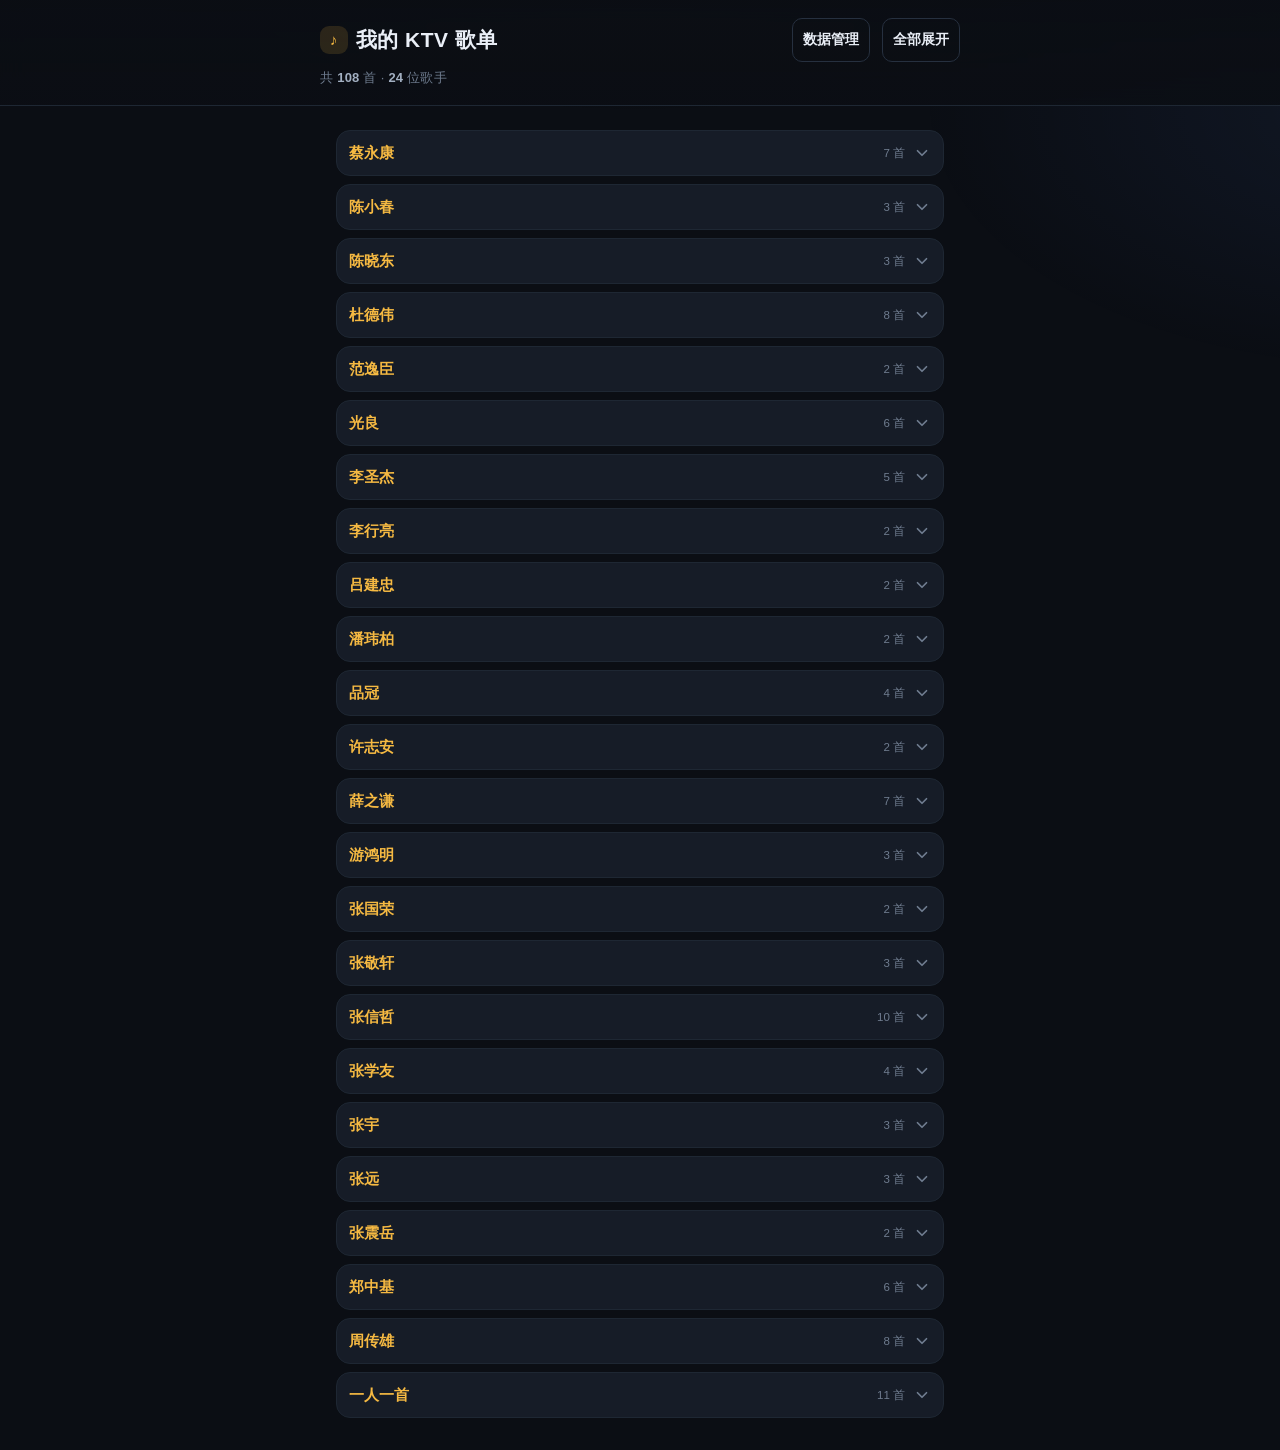
<file: index.html>
<!DOCTYPE html>
<html lang="zh-CN">
  <head>
    <meta charset="UTF-8" />
    <meta name="viewport" content="width=device-width, initial-scale=1, viewport-fit=cover" />
    <meta name="theme-color" content="#0b0e14" />
    <meta name="description" content="我擅长演唱的 KTV 歌曲名单，按原唱分区。" />
    <title>我的 KTV 歌单</title>
    <meta name="apple-mobile-web-app-capable" content="yes" />
    <meta name="mobile-web-app-capable" content="yes" />
    <meta name="apple-mobile-web-app-status-bar-style" content="default" />
    <meta name="apple-mobile-web-app-title" content="KTV 歌单" />
    <meta name="application-name" content="KTV 歌单" />
    <link rel="icon" type="image/svg+xml" href="./assets/icon.svg" />
    <link rel="icon" type="image/png" sizes="32x32" href="./assets/favicon-32.png" />
    <link rel="apple-touch-icon" sizes="180x180" href="./assets/apple-touch-icon.png" />
    <link rel="manifest" href="./site.webmanifest" />
    <link rel="stylesheet" href="./assets/style.css" />
  </head>
  <body>
    <header class="topbar">
      <div class="topbar-inner">
        <div class="topbar-row topbar-row-actions">
          <h1 class="brand"><span class="brand-mark">♪</span> 我的 KTV 歌单</h1>
          <a class="btn btn-ghost btn-sm" href="./add.html">数据管理</a>
          <button id="toggle-all" class="btn btn-ghost btn-sm" type="button">全部展开</button>
        </div>
        <div class="topbar-row topbar-row-split">
          <p class="stats" id="stats">加载中…</p>
        </div>
      </div>
    </header>

    <main class="page">
      <div id="state" class="state" hidden></div>
      <div id="list" class="artist-list"></div>
    </main>

    <script type="module" src="./assets/list.js"></script>
  </body>
</html>
</file>
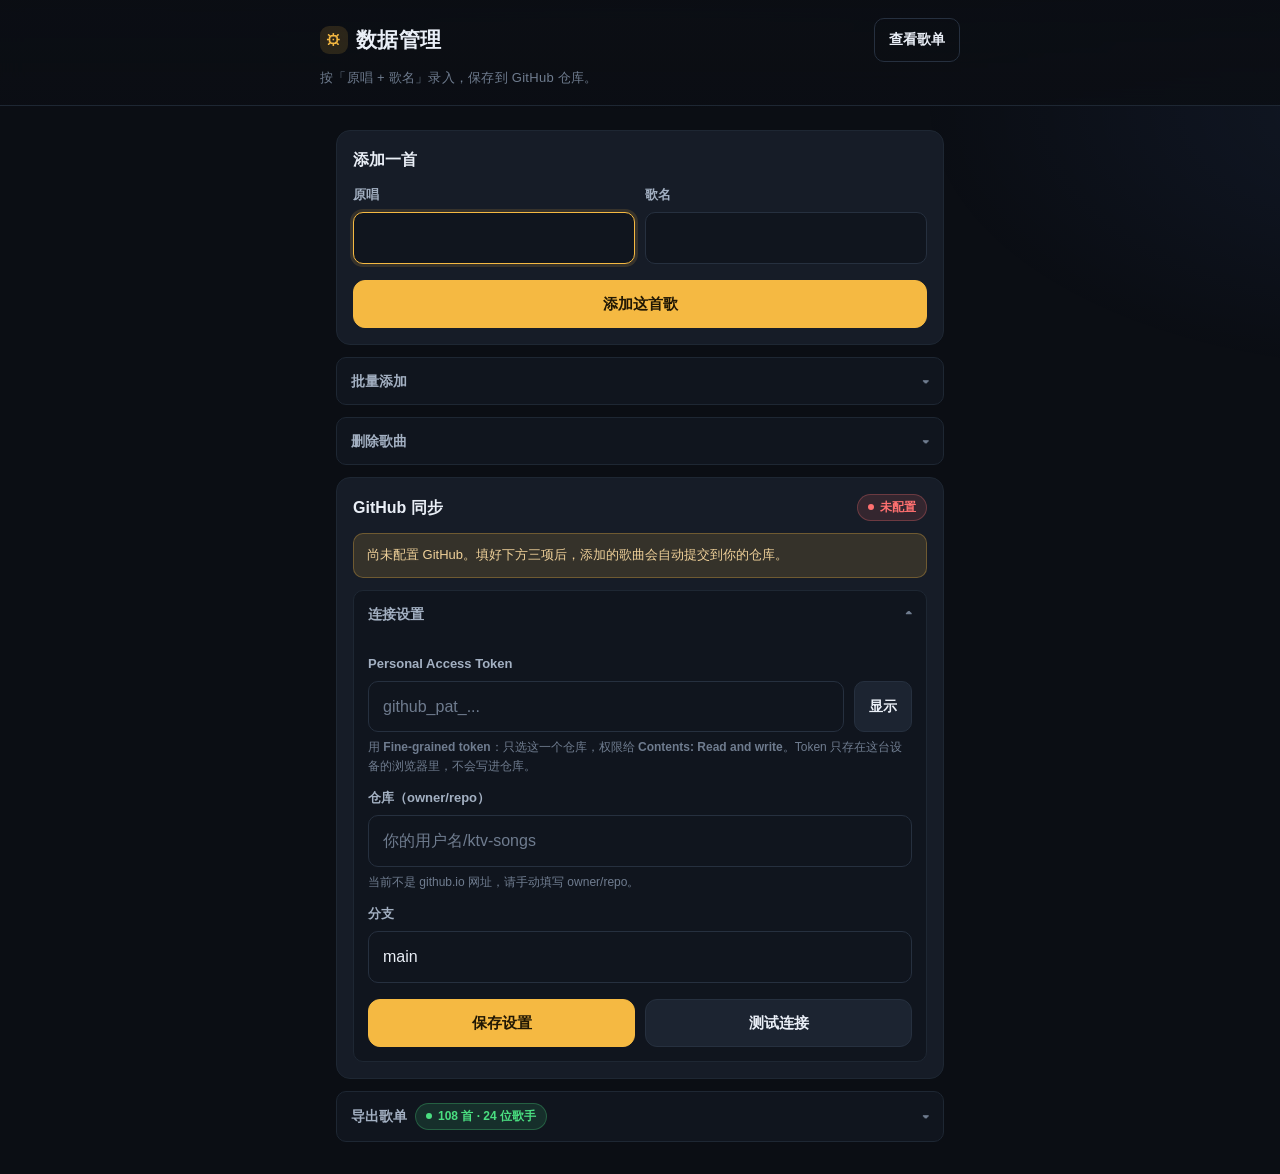
<file: add.html>
<!DOCTYPE html>
<html lang="zh-CN">
  <head>
    <meta charset="UTF-8" />
    <meta name="viewport" content="width=device-width, initial-scale=1, viewport-fit=cover" />
    <meta name="theme-color" content="#0b0e14" />
    <meta name="description" content="录入擅长演唱的 KTV 歌曲。" />
    <title>数据管理 · KTV 歌单</title>
    <meta name="apple-mobile-web-app-capable" content="yes" />
    <meta name="mobile-web-app-capable" content="yes" />
    <meta name="apple-mobile-web-app-status-bar-style" content="default" />
    <meta name="apple-mobile-web-app-title" content="KTV 歌单" />
    <meta name="application-name" content="KTV 歌单" />
    <link rel="icon" type="image/svg+xml" href="./assets/icon.svg" />
    <link rel="icon" type="image/png" sizes="32x32" href="./assets/favicon-32.png" />
    <link rel="apple-touch-icon" sizes="180x180" href="./assets/apple-touch-icon.png" />
    <link rel="manifest" href="./site.webmanifest" />
    <link rel="stylesheet" href="./assets/style.css" />
  </head>
  <body>
    <header class="topbar">
      <div class="topbar-inner">
        <div class="topbar-row">
          <h1 class="brand"><span class="brand-mark">⚙</span> 数据管理</h1>
          <a class="btn btn-ghost btn-sm" href="./index.html">查看歌单</a>
        </div>
        <p class="stats">按「原唱 + 歌名」录入，保存到 GitHub 仓库。</p>
      </div>
    </header>

    <main class="page">
      <!-- 单首添加 -->
      <section class="card">
        <div class="card-head">
          <h2>添加一首</h2>
        </div>

        <div class="input-row" style="margin-top: 13px">
          <div class="field">
            <label for="in-artist">原唱</label>
            <input class="input" id="in-artist" type="text" autocomplete="off" />
          </div>
          <div class="field">
            <label for="in-title">歌名</label>
            <input class="input" id="in-title" type="text" autocomplete="off" />
          </div>
        </div>

        <div class="notice notice-error" id="single-error" hidden></div>

        <div class="form-actions">
          <button class="btn btn-primary" id="single-add" type="button">添加这首歌</button>
        </div>
      </section>

      <!-- 批量添加 -->
      <details class="disclosure">
        <summary>批量添加</summary>
        <div class="disclosure-body">
          <div class="field field-flush">
            <textarea
              class="textarea"
              id="batch-input"
              aria-label="批量添加歌曲"
              placeholder="周杰伦+晴天、稻香、七里香&#10;林俊杰 - 江南，她说&#10;陈奕迅｜浮夸"
            ></textarea>
            <p class="hint">
              格式 <b>原唱+歌名</b>，也支持 <b>原唱 - 歌名</b>、<b>原唱｜歌名</b>、
              <b>原唱：歌名</b>。<br />
              <b>同一个歌手多首</b>：一行里用顿号或逗号隔开即可，不用重复写歌手名 ——
              <code>周杰伦+晴天、稻香、七里香</code><br />
              开头的序号（<code>1.</code> / <code>2、</code>）会被自动去掉；
              名字里的连字符（如 <code>A-Lin</code>）不会被误当成分隔符。
            </p>
          </div>

          <div class="notice notice-error" id="batch-error" hidden></div>

          <div class="form-actions">
            <button class="btn btn-primary" id="batch-add" type="button">批量添加</button>
          </div>
        </div>
      </details>

      <!-- 删除歌曲 -->
      <details class="disclosure" id="delete-card">
        <summary>删除歌曲</summary>
        <div class="disclosure-body">
          <div class="field field-flush">
            <label for="del-confirm">输入歌名</label>
            <input class="input" id="del-confirm" type="text" autocomplete="off" />
            <p class="hint" id="del-hint">完整输入要删的歌名即可，不区分大小写。</p>
          </div>

          <div class="notice notice-error" id="del-error" hidden></div>

          <div class="form-actions">
            <button class="btn btn-danger" id="del-btn" type="button" disabled>删除这首歌</button>
          </div>
        </div>
      </details>

      <!-- GitHub 同步 -->
      <section class="card" id="sync-card">
        <div class="card-head">
          <h2>GitHub 同步</h2>
          <span class="badge badge-off" id="sync-badge">未配置</span>
        </div>

        <div class="notice notice-warn" id="sync-hint">
          尚未配置 GitHub。填好下方三项后，添加的歌曲会自动提交到你的仓库。
        </div>

        <details class="disclosure" id="sync-details" open>
          <summary>连接设置</summary>
          <div class="disclosure-body">
            <div class="field">
              <label for="cfg-token">Personal Access Token</label>
              <div class="input-row">
                <input
                  class="input"
                  id="cfg-token"
                  type="password"
                  autocomplete="off"
                  spellcheck="false"
                  placeholder="github_pat_..."
                />
                <button class="btn btn-sm" id="cfg-token-toggle" type="button">显示</button>
              </div>
              <p class="hint">
                用 <b>Fine-grained token</b>：只选这一个仓库，权限给
                <b>Contents: Read and write</b>。Token 只存在这台设备的浏览器里，不会写进仓库。
              </p>
            </div>

            <div class="field">
              <label for="cfg-repo">仓库（owner/repo）</label>
              <input
                class="input"
                id="cfg-repo"
                type="text"
                spellcheck="false"
                autocapitalize="off"
                placeholder="你的用户名/ktv-songs"
              />
              <p class="hint" id="cfg-repo-hint">会尝试从当前网址自动推断，可手动修改。</p>
            </div>

            <div class="field">
              <label for="cfg-branch">分支</label>
              <input
                class="input"
                id="cfg-branch"
                type="text"
                spellcheck="false"
                autocapitalize="off"
                value="main"
              />
            </div>

            <div class="form-actions">
              <button class="btn btn-primary" id="cfg-save" type="button">保存设置</button>
              <button class="btn" id="cfg-test" type="button">测试连接</button>
            </div>

            <div class="notice" id="sync-status" hidden></div>
          </div>
        </details>
      </section>

      <!-- 导出 -->
      <details class="disclosure" id="export-card">
        <summary>
          导出歌单
          <span class="badge badge-off" id="export-count">加载中</span>
        </summary>
        <div class="disclosure-body">
          <p class="hint" id="export-hint">
            导出全部歌曲，按原唱分组、拼音排序。
          </p>
          <div class="export-list" id="export-list"></div>
        </div>
      </details>

    </main>

    <script type="module" src="./assets/add.js"></script>
  </body>
</html>
</file>
<file: assets/style.css>
/* =========================================================
   KTV 歌单 — 移动优先深色样式
   ========================================================= */

:root {
  --bg: #0b0e14;
  --bg-soft: #10151e;
  --surface: #161c27;
  --surface-2: #1c2431;
  --border: #26303f;
  --border-soft: #1e2733;

  --text: #eaeff7;
  --text-2: #a3b0c2;
  --text-3: #6f7c8f;

  --accent: #f5b942;
  --accent-soft: rgba(245, 185, 66, 0.14);
  --accent-ink: #201704;

  --danger: #ff7070;
  --danger-soft: rgba(255, 112, 112, 0.13);
  --ok: #4ade80;
  --ok-soft: rgba(74, 222, 128, 0.13);

  --radius: 14px;
  --radius-sm: 10px;
  --shadow: 0 8px 28px rgba(0, 0, 0, 0.45);

  --tap: 48px;
  --maxw: 640px;

  --font: -apple-system, BlinkMacSystemFont, "Segoe UI", "PingFang SC",
    "Hiragino Sans GB", "Microsoft YaHei", "Noto Sans SC", Roboto, sans-serif;
}

* {
  box-sizing: border-box;
}

html {
  -webkit-text-size-adjust: 100%;
}

body {
  margin: 0;
  background: var(--bg);
  color: var(--text);
  font-family: var(--font);
  font-size: 16px;
  line-height: 1.6;
  -webkit-font-smoothing: antialiased;
  overflow-wrap: anywhere;
}

/* 背景微光，让深色不那么死板 */
body::before {
  content: "";
  position: fixed;
  inset: 0;
  pointer-events: none;
  background:
    radial-gradient(900px 420px at 50% -180px, rgba(245, 185, 66, 0.11), transparent 70%),
    radial-gradient(700px 380px at 110% 12%, rgba(90, 140, 255, 0.08), transparent 70%);
  z-index: 0;
}

body > * {
  position: relative;
  z-index: 1;
}

a {
  color: var(--accent);
  text-decoration: none;
}
a:active {
  opacity: 0.75;
}

button,
input,
textarea {
  font: inherit;
  color: inherit;
}

/* ---------- 顶部吸顶栏 ---------- */

.topbar {
  position: sticky;
  top: 0;
  z-index: 30;
  background: linear-gradient(180deg, rgba(11, 14, 20, 0.96), rgba(11, 14, 20, 0.88));
  backdrop-filter: blur(14px);
  -webkit-backdrop-filter: blur(14px);
  border-bottom: 1px solid var(--border-soft);
  padding: 14px 16px 12px;
  padding-top: calc(14px + env(safe-area-inset-top));
}

.topbar-inner {
  max-width: var(--maxw);
  margin: 0 auto;
}

.topbar-row {
  display: flex;
  align-items: center;
  gap: 12px;
  /* 更窄的屏幕（如 320px）放不下时，按钮自动换到下一行，标题不被挤断 */
  flex-wrap: wrap;
}

/* 第二行：统计文字在左、添加按钮在右，共处一行 */
.topbar-row-split {
  margin-top: 6px;
}
.topbar-row-split .stats {
  flex: 1 1 auto;
  min-width: 0;
  margin: 0;
}

/* 顶栏一行并排两个按钮时，内边距收紧一点给标题让位（高度仍是 44px 触控热区）。
   只作用于 .topbar-row-actions，不影响其他只有一个按钮的顶栏行 */
.topbar-row-actions .btn-sm {
  padding: 0 10px;
}

.brand {
  margin: 0;
  font-size: 19px;
  font-weight: 700;
  letter-spacing: 0.02em;
  display: flex;
  align-items: center;
  gap: 8px;
  /* flex 1 0 auto：可占满剩余空间把按钮推到右侧，但不缩小，
     配合 white-space:nowrap 保证标题永不被挤断行 */
  flex: 1 0 auto;
  min-width: 0;
  white-space: nowrap;
}

.brand-mark {
  display: inline-grid;
  place-items: center;
  width: 28px;
  height: 28px;
  border-radius: 9px;
  background: var(--accent-soft);
  color: var(--accent);
  font-size: 15px;
  flex: none;
}

.stats {
  margin: 6px 0 0;
  color: var(--text-3);
  font-size: 13px;
  letter-spacing: 0.02em;
}

.stats b {
  color: var(--text-2);
  font-weight: 600;
}

/* ---------- 页面容器 ---------- */

.page {
  max-width: var(--maxw);
  margin: 0 auto;
  padding: 18px 16px calc(32px + env(safe-area-inset-bottom));
}

/* ---------- 按钮 ---------- */

.btn {
  display: inline-flex;
  align-items: center;
  justify-content: center;
  gap: 7px;
  min-height: var(--tap);
  padding: 0 18px;
  border-radius: 12px;
  border: 1px solid var(--border);
  background: var(--surface-2);
  color: var(--text);
  font-size: 15px;
  font-weight: 600;
  cursor: pointer;
  transition: background 0.16s ease, border-color 0.16s ease, opacity 0.16s ease;
  -webkit-tap-highlight-color: transparent;
  white-space: nowrap;
}
.btn:active {
  background: var(--surface);
}
.btn:disabled {
  opacity: 0.45;
  cursor: not-allowed;
}

.btn-primary {
  background: var(--accent);
  border-color: var(--accent);
  color: var(--accent-ink);
}
.btn-primary:active {
  background: #e0a833;
  border-color: #e0a833;
}

/* 删除等不可逆操作：红色描边，与琥珀主按钮拉开区分 */
.btn-danger {
  background: var(--danger-soft);
  border-color: rgba(255, 112, 112, 0.4);
  color: var(--danger);
}
.btn-danger:active {
  background: rgba(255, 112, 112, 0.22);
}
.btn-danger:disabled {
  background: transparent;
  border-color: var(--border);
  color: var(--text-3);
}

.btn-ghost {
  background: transparent;
}
.btn-ghost:active {
  background: var(--surface-2);
}

/* 小号按钮仍保持 44px 高，满足移动端触控热区 */
.btn-sm {
  min-height: 44px;
  padding: 0 14px;
  font-size: 13.5px;
  border-radius: 10px;
}

/* ---------- 歌手分组列表 ---------- */

.artist-list {
  display: flex;
  flex-direction: column;
  gap: 8px;
}

.artist {
  background: var(--surface);
  border: 1px solid var(--border-soft);
  border-radius: var(--radius);
  overflow: hidden;
}

.artist.is-open {
  border-color: var(--border);
  box-shadow: var(--shadow);
}

.artist-head {
  width: 100%;
  min-height: 44px;
  display: flex;
  align-items: center;
  gap: 8px;
  padding: 5px 12px;
  background: transparent;
  border: 0;
  text-align: left;
  cursor: pointer;
  -webkit-tap-highlight-color: transparent;
}

.artist-name {
  flex: 1 1 auto;
  min-width: 0;
  font-size: 15px;
  font-weight: 700;
  letter-spacing: 0.01em;
  /* 与主按钮同色（--accent 琥珀），在深色底上辨识度最高 */
  color: var(--accent);
}

.artist-count {
  flex: none;
  font-size: 11.5px;
  color: var(--text-3);
}

.chev {
  flex: none;
  color: var(--text-3);
  transition: transform 0.24s ease;
}
.artist.is-open .chev {
  transform: rotate(180deg);
  color: var(--accent);
}

.artist-body {
  display: grid;
  grid-template-rows: 0fr;
  transition: grid-template-rows 0.26s ease;
}
.artist.is-open .artist-body {
  grid-template-rows: 1fr;
}
/* 裁剪放在这一层：ul 自己的内边距算进它的边框盒，
   0fr 收不住，套一层才能让收起状态真正归零 */
.artist-body-inner {
  overflow: hidden;
  min-height: 0;
}

/* 歌名胶囊：紧凑排版，自动换行 */
.song-list {
  margin: 0;
  padding: 1px 12px 9px;
  list-style: none;
  display: flex;
  flex-wrap: wrap;
  gap: 6px;
}

.song {
  padding: 3px 11px;
  border-radius: 999px;
  background: var(--surface-2);
  border: 1px solid var(--border-soft);
  font-size: 14px;
  line-height: 1.55;
  color: var(--text);
}

/* ---------- 状态块（空 / 错误 / 加载） ---------- */

.state {
  padding: 34px 20px;
  text-align: center;
  color: var(--text-2);
  background: var(--surface);
  border: 1px dashed var(--border);
  border-radius: var(--radius);
}

.state-icon {
  font-size: 34px;
  line-height: 1;
  opacity: 0.75;
}

.state h2 {
  margin: 12px 0 6px;
  font-size: 17px;
  color: var(--text);
}

.state p {
  margin: 0 0 18px;
  font-size: 14px;
}

.state.is-error {
  border-color: rgba(255, 112, 112, 0.35);
  background: var(--danger-soft);
}

/* ---------- 卡片 / 表单 ---------- */

.card {
  background: var(--surface);
  border: 1px solid var(--border-soft);
  border-radius: var(--radius);
  padding: 16px;
}
/* 框体之间统一 12px 间隙。
   不能只写 .card + .card：卡片跟在 disclosure / notice 后面时同样要留缝，
   否则会出现「GitHub 同步」贴着「批量粘贴」的情况。 */
.card + .card,
.disclosure + .card,
.notice + .card {
  margin-top: 12px;
}

.card-head {
  display: flex;
  align-items: center;
  gap: 10px;
  margin-bottom: 4px;
}
.card-head h2 {
  margin: 0;
  font-size: 16px;
  font-weight: 650;
  flex: 1 1 auto;
}

.field {
  margin-top: 13px;
}
/* 没有标题的独立输入框（如批量添加的文本域）：上方不叠加字段间距 */
.field-flush {
  margin-top: 0;
}
.field label {
  display: block;
  font-size: 13px;
  color: var(--text-2);
  margin-bottom: 6px;
  font-weight: 600;
}
/* 提示文字：表单内与卡片直属层都用同一套，别只在 .field 里生效 */
.hint {
  margin: 6px 0 0;
  font-size: 12px;
  color: var(--text-3);
  line-height: 1.55;
}

.input,
.textarea {
  width: 100%;
  min-height: var(--tap);
  padding: 12px 14px;
  background: var(--bg-soft);
  border: 1px solid var(--border);
  border-radius: var(--radius-sm);
  font-size: 16px;
  outline: none;
  transition: border-color 0.16s ease, box-shadow 0.16s ease;
}

.textarea {
  min-height: 132px;
  resize: vertical;
  line-height: 1.7;
}
.input:focus,
.textarea:focus {
  border-color: var(--accent);
  box-shadow: 0 0 0 3px var(--accent-soft);
}
.input::placeholder,
.textarea::placeholder {
  color: var(--text-3);
}

.input-row {
  display: flex;
  gap: 10px;
}
.input-row .field {
  flex: 1 1 0;
  min-width: 0;
  margin-top: 0;
}

.form-actions {
  display: flex;
  gap: 10px;
  margin-top: 16px;
}
.form-actions .btn {
  flex: 1 1 auto;
}

/* 徽章 */
.badge {
  display: inline-flex;
  align-items: center;
  gap: 6px;
  padding: 3px 10px;
  border-radius: 999px;
  font-size: 12px;
  font-weight: 650;
  border: 1px solid transparent;
  white-space: nowrap;
}
.badge::before {
  content: "";
  width: 6px;
  height: 6px;
  border-radius: 50%;
  background: currentColor;
}
.badge-off {
  color: var(--danger);
  background: var(--danger-soft);
  border-color: rgba(255, 112, 112, 0.28);
}
.badge-on {
  color: var(--ok);
  background: var(--ok-soft);
  border-color: rgba(74, 222, 128, 0.28);
}

/* 可折叠面板 */
.disclosure {
  margin-top: 12px;
  border: 1px solid var(--border-soft);
  border-radius: var(--radius-sm);
  overflow: hidden;
  background: var(--bg-soft);
}
.disclosure > summary {
  list-style: none;
  cursor: pointer;
  min-height: 46px;
  display: flex;
  align-items: center;
  gap: 8px;
  padding: 11px 14px;
  font-size: 14px;
  font-weight: 600;
  color: var(--text-2);
  -webkit-tap-highlight-color: transparent;
}
.disclosure > summary::-webkit-details-marker {
  display: none;
}
.disclosure > summary::after {
  content: "▾";
  margin-left: auto;
  color: var(--text-3);
  transition: transform 0.2s ease;
}
.disclosure[open] > summary::after {
  transform: rotate(180deg);
}
.disclosure-body {
  padding: 4px 14px 14px;
}

/* 提示条 */
.notice {
  margin-top: 12px;
  padding: 11px 13px;
  border-radius: var(--radius-sm);
  font-size: 13px;
  line-height: 1.6;
  border: 1px solid var(--border-soft);
  background: var(--bg-soft);
  color: var(--text-2);
}
.notice-warn {
  border-color: rgba(245, 185, 66, 0.3);
  background: var(--accent-soft);
  color: #f0d199;
}
.notice-error {
  border-color: rgba(255, 112, 112, 0.3);
  background: var(--danger-soft);
  color: #ffc0c0;
}
.notice-ok {
  border-color: rgba(74, 222, 128, 0.28);
  background: var(--ok-soft);
  color: #b6f0c9;
}

/* Toast */
.toast-wrap {
  position: fixed;
  left: 0;
  right: 0;
  bottom: calc(84px + env(safe-area-inset-bottom));
  z-index: 60;
  display: flex;
  flex-direction: column;
  align-items: center;
  gap: 8px;
  padding: 0 16px;
  pointer-events: none;
}
.toast {
  pointer-events: auto;
  max-width: 460px;
  width: 100%;
  padding: 12px 15px;
  border-radius: 12px;
  background: var(--surface-2);
  border: 1px solid var(--border);
  box-shadow: var(--shadow);
  font-size: 14px;
  line-height: 1.55;
  display: flex;
  align-items: center;
  gap: 10px;
  animation: toast-in 0.22s ease;
}
.toast-ok {
  border-color: rgba(74, 222, 128, 0.32);
}
.toast-error {
  border-color: rgba(255, 112, 112, 0.32);
}
.toast a {
  margin-left: auto;
  flex: none;
  font-weight: 650;
}
@keyframes toast-in {
  from {
    opacity: 0;
    transform: translateY(10px);
  }
  to {
    opacity: 1;
    transform: none;
  }
}

/* ---------- 导出选项列表 ---------- */

.export-list {
  display: flex;
  flex-direction: column;
  gap: 8px;
  margin-top: 13px;
}

.export-item {
  width: 100%;
  display: flex;
  align-items: center;
  gap: 13px;
  min-height: 62px;
  padding: 11px 13px;
  background: var(--bg-soft);
  border: 1px solid var(--border-soft);
  border-radius: 13px;
  text-align: left;
  cursor: pointer;
  -webkit-tap-highlight-color: transparent;
}
.export-item:active {
  background: var(--surface-2);
}

.export-item-icon {
  flex: none;
  font-size: 21px;
  line-height: 1;
}

.export-item-body {
  flex: 1 1 auto;
  min-width: 0;
  display: flex;
  flex-direction: column;
  gap: 2px;
}

.export-item-label {
  font-size: 15.5px;
  font-weight: 650;
  color: var(--text);
}

.export-item-desc {
  font-size: 12.5px;
  color: var(--text-3);
  line-height: 1.45;
}

.export-item-chev {
  flex: none;
  color: var(--text-3);
  font-size: 22px;
  line-height: 1;
}

/* 桌面端微调 */
@media (min-width: 720px) {
  .topbar {
    padding-top: 18px;
    padding-bottom: 16px;
  }
  .brand {
    font-size: 21px;
  }
  .page {
    padding-top: 24px;
  }
}

@media (prefers-reduced-motion: reduce) {
  * {
    animation-duration: 0.01ms !important;
    transition-duration: 0.01ms !important;
  }
}
</file>
